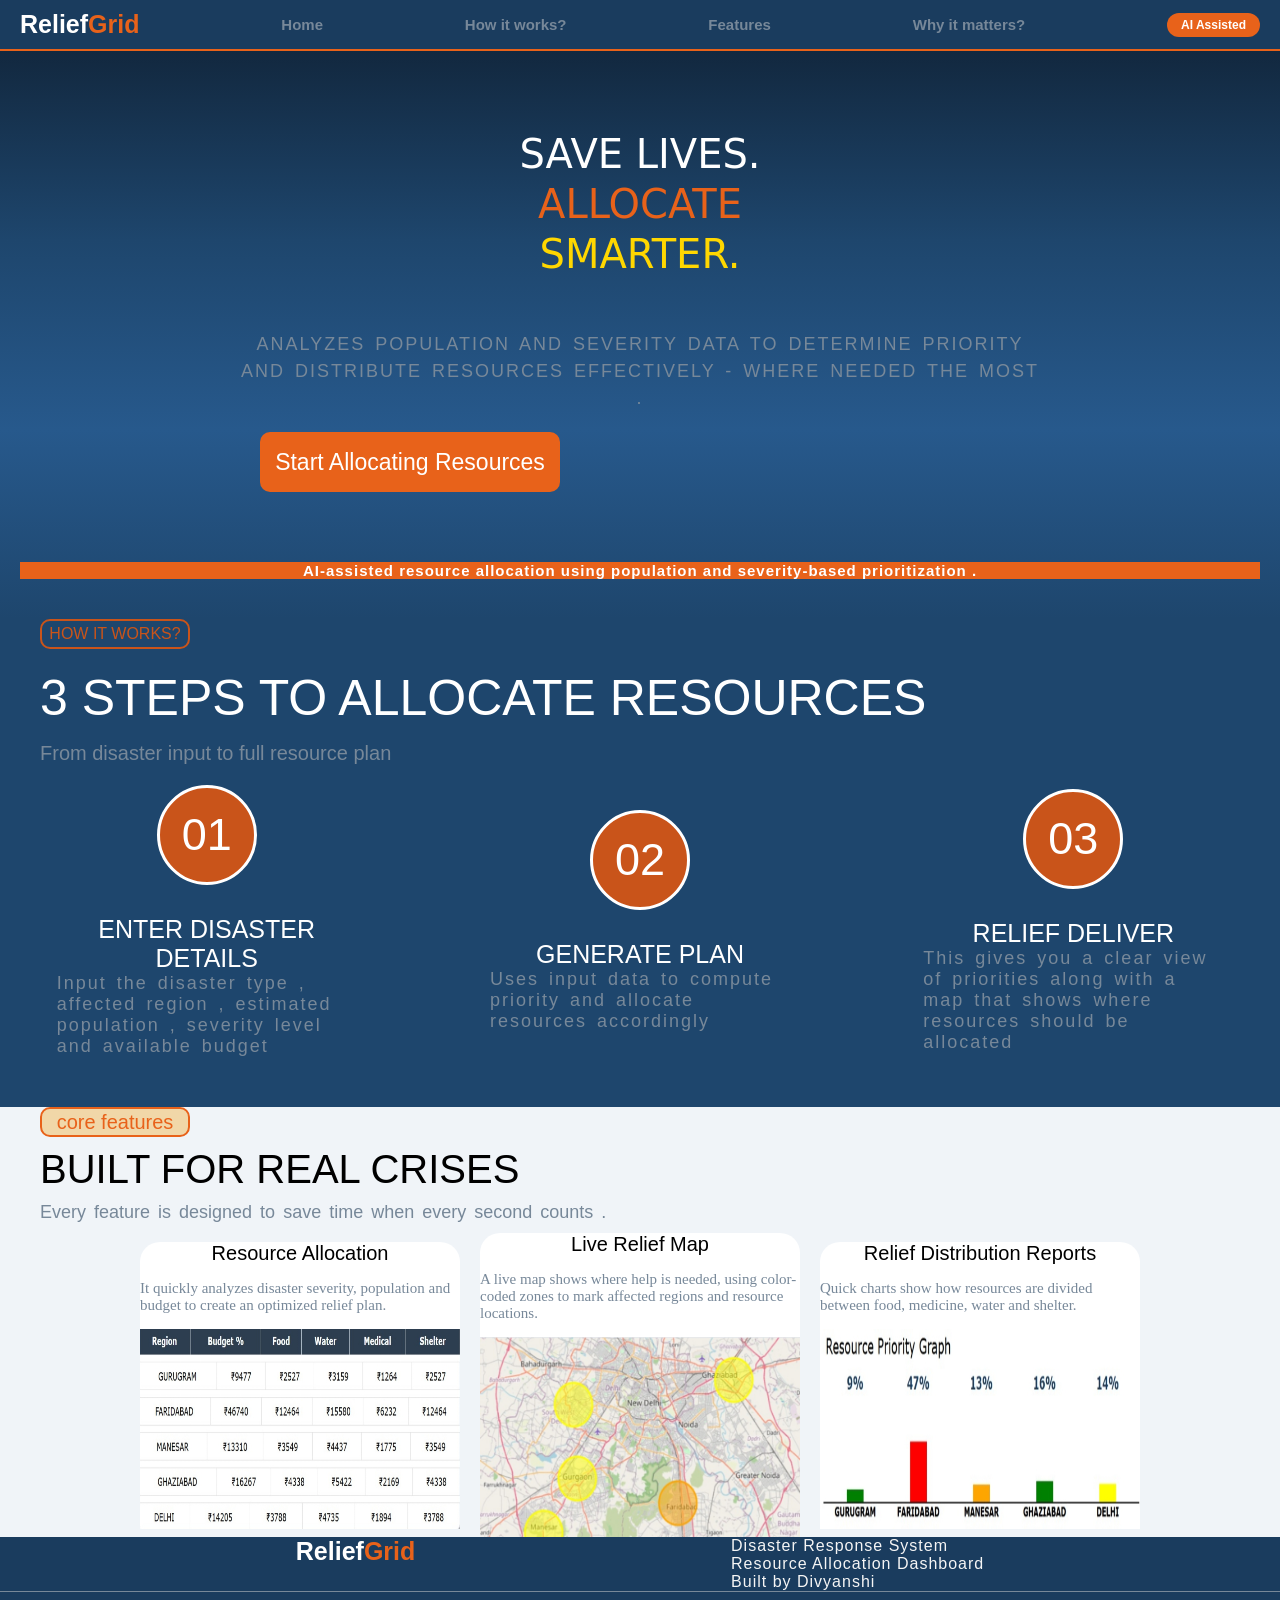
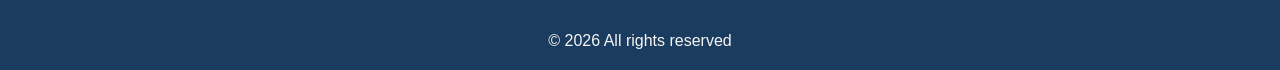
<file: index.html>
<!DOCTYPE html>
<html lang="en">
<head>
    <meta charset="UTF-8">
    <meta name="viewport" content="width=device-width, initial-scale=1.0">
    <link rel="stylesheet" href="style.css">
    <title>Smart Resource Allocation</title>
</head>
<body>
    <div class="navbar">
        <div class="logo">
            <div class="firstword">Relief</div>
            <div class="secondword">Grid</div>
        </div>
        <div class="items">
            Home
        </div>
        <div class="items">
            How it works?
        </div>
        <div class="items">
            Features
        </div>
        <div class="items">
            Why it matters?
        </div>
        <div class="badge">
            AI Assisted
        </div>
    </div>
    <div class="main">
        <div class="herosection">
            <div class="tagline">
                <div class="first" >SAVE LIVES.</div>
                <div class="second">ALLOCATE</div>
                <div class="third">SMARTER.</div>
            </div>
            <div class="content">
                Analyzes population and severity data to determine priority and distribute resources effectively - where needed the most .
            </div>
            <div class="click">
                <button><a href="input.html">Start Allocating Resources</a></button>
            </div>
        </div>
        <div class="tag">
            AI-assisted resource allocation using population and severity-based prioritization .
        </div>
    </div>

    <div class="working">
            <div class="workheading">
                How it works? 
            </div>
            <div class="stepheading">
                3  steps  to  allocate  resources
            </div>
            <div class="subheading">
                From disaster input to full resource plan
            </div>
            <div class="processbox">
                <div class="process">
                    <div class="circle">
                        01
                    </div>
                    <div class="subline">
                        enter disaster details
                    </div>
                    <div class="line">
                        Input the disaster type , affected region , estimated population , severity level and available budget
                    </div>  
                </div>
                <div class="process">
                    <div class="circle">
                        02
                    </div>
                    <div class="subline">
                         generate plan
                    </div>
                    <div class="line">
                        Uses input data to compute priority and allocate resources accordingly 
                    </div>
                </div>
                <div class="process">
                    <div class="circle">
                        03
                    </div>
                    <div class="subline">
                       relief deliver
                    </div>
                    <div class="line">
                       This gives you a clear view of priorities along with a map that shows where resources should be allocated 
                    </div> 
            </div>
    </div>
    <div class="thirdelement">
        <div class="thirdlogo">
            core features
        </div>
        <div class="thirdheading">
            built for real crises
        </div>
        <div class="thirdsubheading">
            Every feature is designed to save time when every second counts .
        </div>
        <div class="thirdbox">
            <div class="thirdmaincontent">
                Resource Allocation
                <p class="thirdline">It quickly analyzes disaster severity, population and budget to create an optimized relief plan.</p>
                <div class="imagebox"><img src="table allocation.jpeg"></div>
            </div>
            <div class="thirdmaincontent">
                Live Relief Map
                <p class="thirdline">A live map shows where help is needed, using color-coded zones to mark affected regions and resource locations.</p>
                <div class="imagebox"><img src="graph box.jpeg"></div>
            </div>
            <div class="thirdmaincontent">
                Relief Distribution Reports
                <p class="thirdline">Quick charts show how resources are divided between food, medicine, water and shelter.</p>
                <div class="imagebox"><img src="priority graph.jpeg"></div>
            </div>
        </div>
    </div>
    <footer>
        <div class="footmain">
            <div class="logo">
            <div class="firstword">Relief</div>
            <div class="secondword">Grid</div>
        </div>
        <div class="endcontent">
            <div class="endline">Disaster Response System</div>
            <div class="endline">Resource Allocation Dashboard</div>
            <div class="endline">Built by Divyanshi</div>
        </div>
        </div>
        <div class="lastline">
           © 2026 All rights reserved
        </div>
    </footer>
    

</body>
</html>
</file>
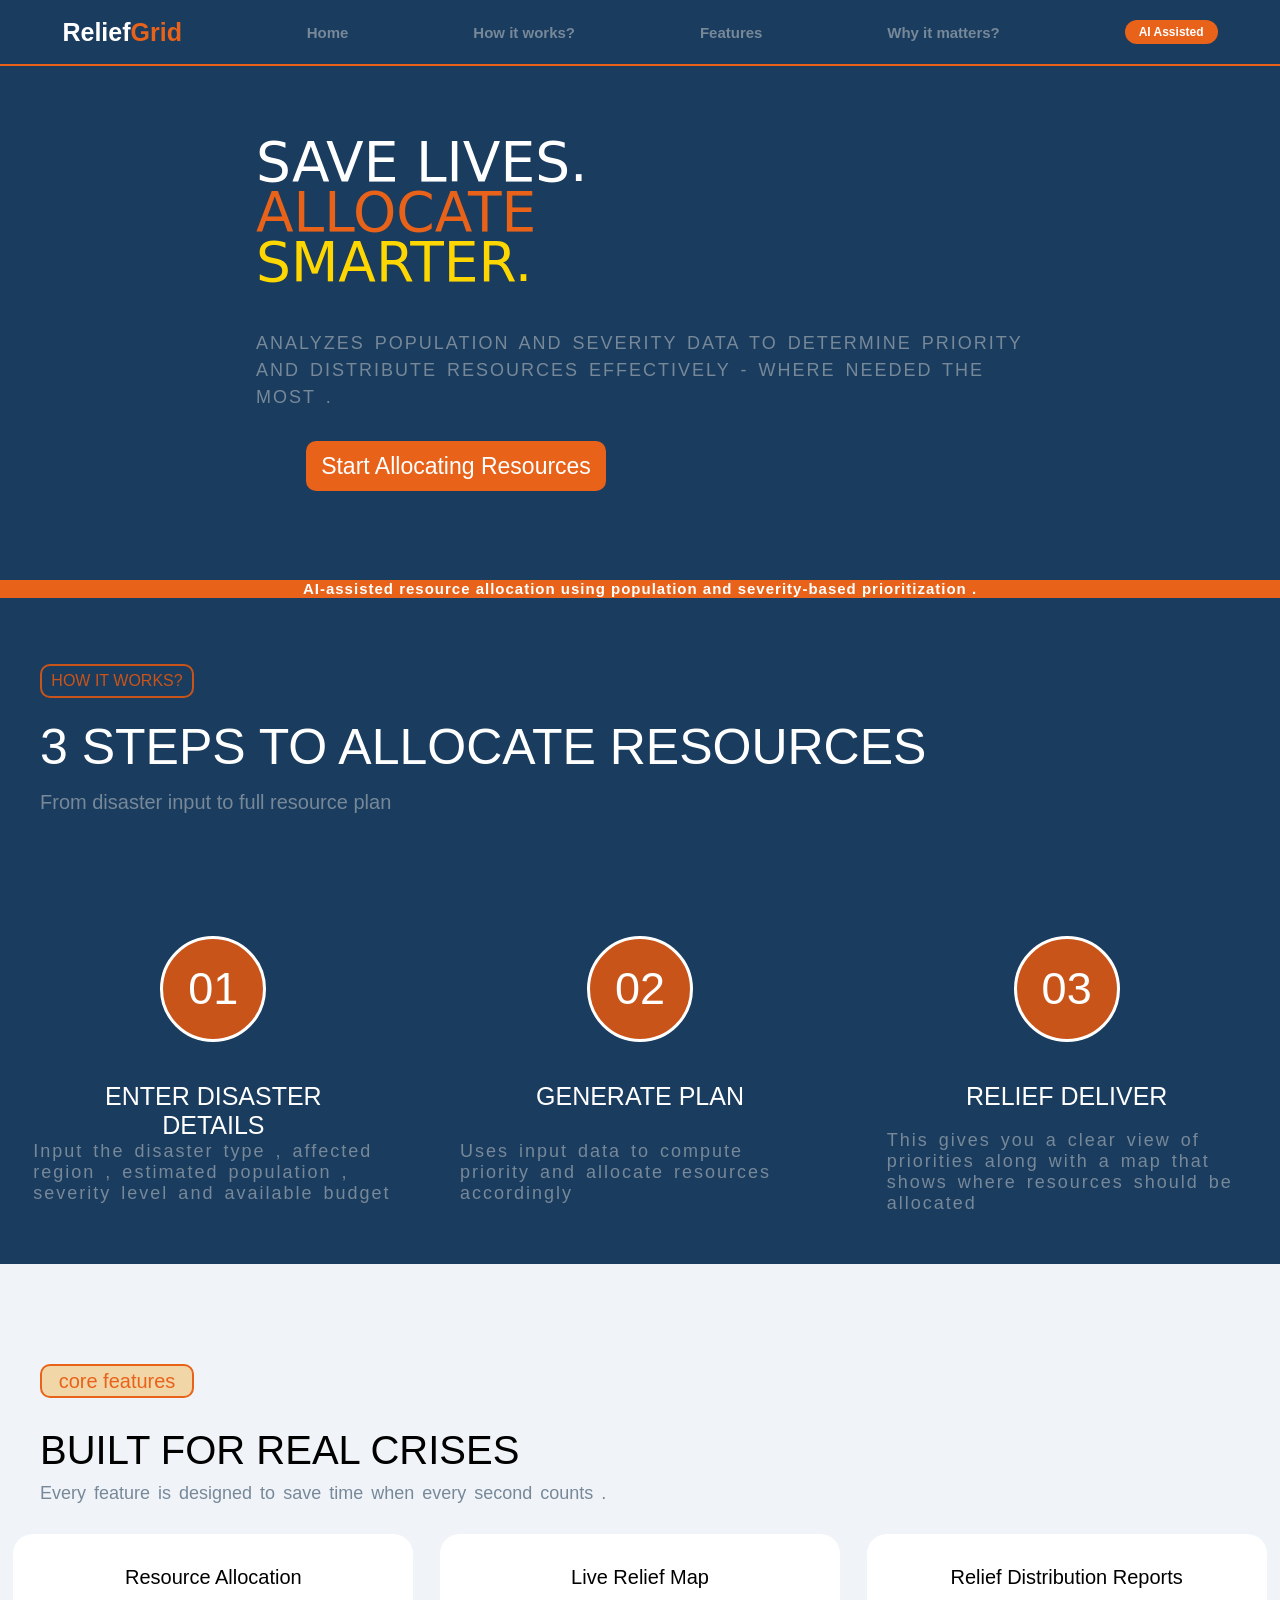
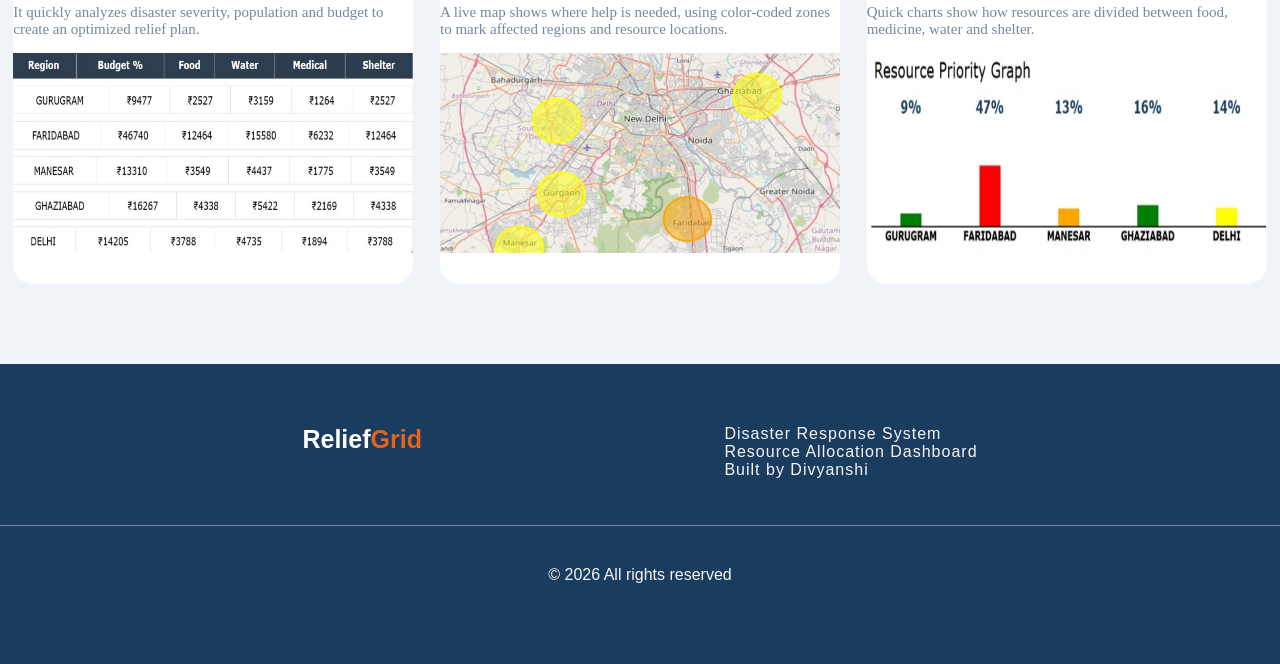
<file: 01_index.html>
<!DOCTYPE html>
<html lang="en">
<head>
    <meta charset="UTF-8">
    <meta name="viewport" content="width=device-width, initial-scale=1.0">
    <link rel="stylesheet" href="04_style.css">
    <title>Smart Resource Allocation</title>
</head>
<body>
    <div class="navbar">
        <div class="logo">
            <div class="firstword">Relief</div>
            <div class="secondword">Grid</div>
        </div>
        <div class="items">
            Home
        </div>
        <div class="items">
            How it works?
        </div>
        <div class="items">
            Features
        </div>
        <div class="items">
            Why it matters?
        </div>
        <div class="badge">
            AI Assisted
        </div>
    </div>
    <div class="main">
        <div class="herosection">
            <div class="tagline">
                <div class="first" >SAVE LIVES.</div>
                <div class="second">ALLOCATE</div>
                <div class="third">SMARTER.</div>
            </div>
            <div class="content">
                Analyzes population and severity data to determine priority and distribute resources effectively - where needed the most .
            </div>
            <div class="click">
                <button><a href="02_input.html">Start Allocating Resources</a></button>
            </div>
        </div>
        <div class="tag">
            AI-assisted resource allocation using population and severity-based prioritization .
        </div>
    </div>

    <div class="working">
            <div class="workheading">
                How it works? 
            </div>
            <div class="stepheading">
                3  steps  to  allocate  resources
            </div>
            <div class="subheading">
                From disaster input to full resource plan
            </div>
            <div class="processbox">
                <div class="process">
                    <div class="circle">
                        01
                    </div>
                    <div class="subline">
                        enter disaster details
                    </div>
                    <div class="line">
                        Input the disaster type , affected region , estimated population , severity level and available budget
                    </div>  
                </div>
                <div class="process">
                    <div class="circle">
                        02
                    </div>
                    <div class="subline">
                         generate plan
                    </div>
                    <div class="line">
                        Uses input data to compute priority and allocate resources accordingly 
                    </div>
                </div>
                <div class="process">
                    <div class="circle">
                        03
                    </div>
                    <div class="subline">
                       relief deliver
                    </div>
                    <div class="line">
                       This gives you a clear view of priorities along with a map that shows where resources should be allocated 
                    </div> 
            </div>
    </div>
    <div class="thirdelement">
        <div class="thirdlogo">
            core features
        </div>
        <div class="thirdheading">
            built for real crises
        </div>
        <div class="thirdsubheading">
            Every feature is designed to save time when every second counts .
        </div>
        <div class="thirdbox">
            <div class="thirdmaincontent">
                Resource Allocation
                <p class="thirdline">It quickly analyzes disaster severity, population and budget to create an optimized relief plan.</p>
                <div class="imagebox"><img src="table allocation.jpeg"></div>
            </div>
            <div class="thirdmaincontent">
                Live Relief Map
                <p class="thirdline">A live map shows where help is needed, using color-coded zones to mark affected regions and resource locations.</p>
                <div class="imagebox"><img src="graph box.jpeg"></div>
            </div>
            <div class="thirdmaincontent">
                Relief Distribution Reports
                <p class="thirdline">Quick charts show how resources are divided between food, medicine, water and shelter.</p>
                <div class="imagebox"><img src="priority graph.jpeg"></div>
            </div>
        </div>
    </div>
    <footer>
        <div class="footmain">
            <div class="logo">
            <div class="firstword">Relief</div>
            <div class="secondword">Grid</div>
        </div>
        <div class="endcontent">
            <div class="endline">Disaster Response System</div>
            <div class="endline">Resource Allocation Dashboard</div>
            <div class="endline">Built by Divyanshi</div>
        </div>
        </div>
        <div class="lastline">
           © 2026 All rights reserved
        </div>
    </footer>
    

</body>
</html>
</file>
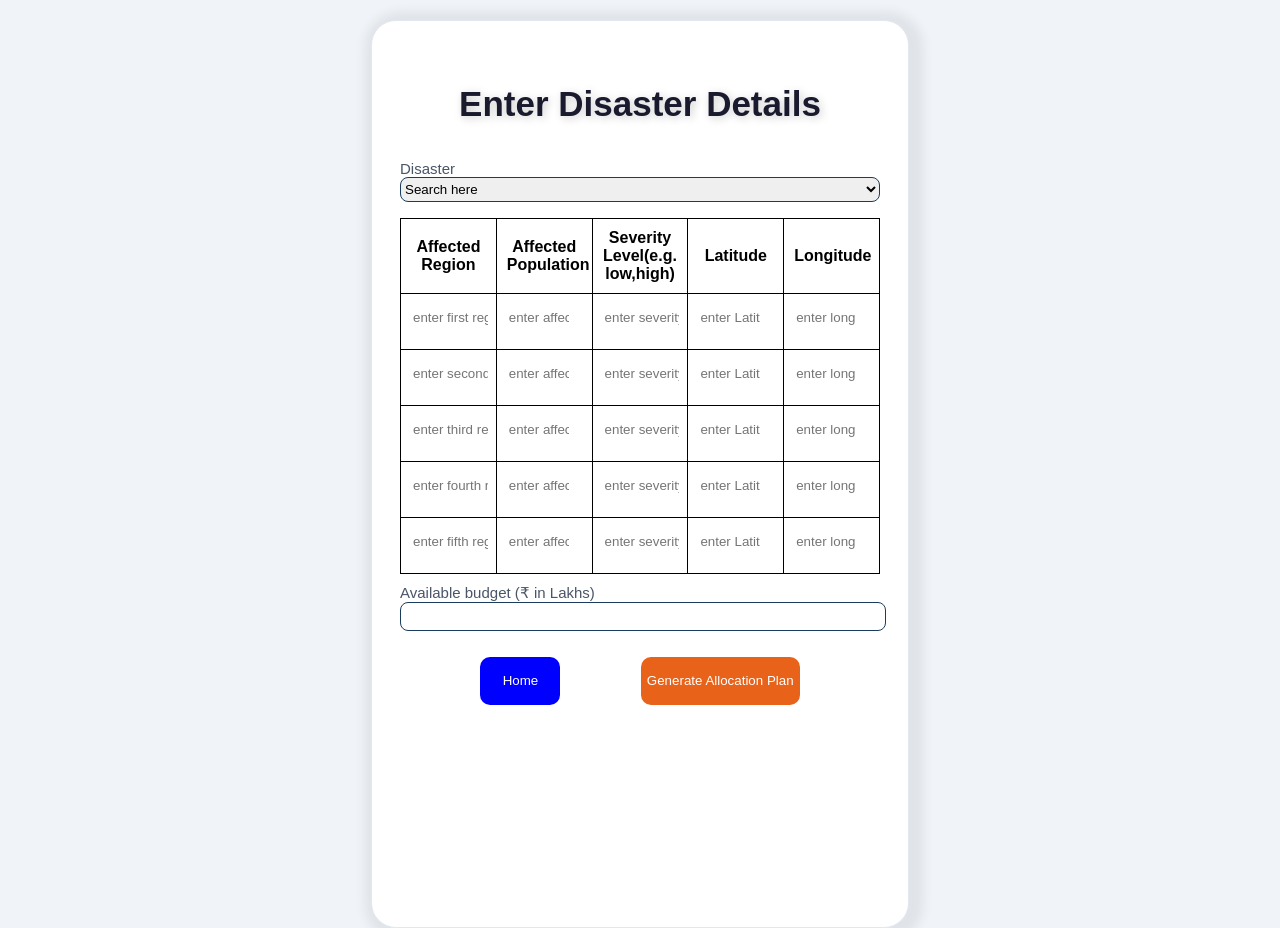
<file: 02_input.html>
<!DOCTYPE html>
<html lang="en">
<head>
    <meta charset="UTF-8">
    <meta name="viewport" content="width=device-width, initial-scale=1.0">
    <link rel="stylesheet" href="05_input.css" >
    <title>input page</title>
    
</head>
<body>
   <div class="inputpanel">
    <div class="headline">
        <h1>Enter Disaster Details</h1>
    </div>
    <div class="content">
        <label>Disaster</label>
        <select  id="disaster">
            <option value="Search here">Search here</option>
            <option value="Drought">Drought</option>
            <option value="Flood">Flood</option>
            <option value="Earthquake">Earthquake</option>
            <option value="Cyclone">Pandemic</option>
            <option value="Tsunami">War</option>
        </select>
        <table>
            <tr>
                <th>Affected Region</th>
                <th>Affected Population</th>
                <th>Severity Level(e.g. low,high)</th>
                <th>Latitude</th>
                <th>Longitude</th>
            </tr>
            <tr>
                <td><input class="style" id="region1name" type="text" placeholder="enter first region"><small id="region1nameerror" class="error"></small></td>
                <td><input class="style" id="region1pop" type="number" placeholder="enter affected population"><small id="region1poperror" class="error"></small></td>
                <td><input class="style" id="region1sev" type="text" placeholder="enter severity level"><small id="region1severror" class="error"></small></td>
                <td><input class="style" type="number" placeholder="enter Latitude" id="lat1"><small id="lat1error" class="error"></small></td>
                <td><input class="style" type="number" placeholder="enter longitude" id="lng1"><small id="lng1error" class="error"></small></td>
            </tr>
            <tr>
                <td><input class="style" id="region2name" type="text" placeholder="enter second region"><small id="region2nameerror" class="error"></small></td>
                <td><input class="style" id="region2pop" type="number" placeholder="enter affected population"><small id="region2poperror" class="error"></small></td>
                <td><input class="style" id="region2sev" type="text" placeholder="enter severity level"><small id="region2severror" class="error"></small></td>
                <td><input class="style" type="number" placeholder="enter Latitude" id="lat2"><small id="lat2error" class="error"></small></td>
                <td><input class="style" type="number" placeholder="enter longitude" id="lng2"><small id="lng2error" class="error"></small></td>
            </tr>
            <tr>
                <td><input class="style" id="region3name" type="text" placeholder="enter third region"><small id="region3nameerror" class="error"></small></td>
                <td><input class="style" id="region3pop" type="number" placeholder="enter affected population"><small id="region3poperror" class="error"></small></td>
                <td><input class="style" id="region3sev" type="text" placeholder="enter severity level"><small id="region3severror" class="error"></small></td>
                <td><input class="style" type="number" placeholder="enter Latitude" id="lat3"><small id="lat3error" class="error"></small></td>
                <td><input class="style" type="number" placeholder="enter longitude" id="lng3"><small id="lng3error" class="error"></small></td>
            </tr>
            <tr>
                <td><input class="style" id="region4name" type="text" placeholder="enter fourth region"><small id="region4nameerror" class="error"></small></td>
                <td><input class="style" id="region4pop" type="number" placeholder="enter affected population"><small id="region4poperror" class="error"></small></td>
                <td><input class="style" id="region4sev" type="text" placeholder="enter severity level"><small id="region4severror" class="error"></small></td>
                <td><input class="style" type="number" placeholder="enter Latitude" id="lat4"><small id="lat4error" class="error"></small></td>
                <td><input class="style" type="number" placeholder="enter longitude" id="lng4"><small id="lng4error" class="error"></small></td>
            </tr>
            <tr>
                <td><input class="style" id="region5name" type="text" placeholder="enter fifth region"><small id="region5nameerror" class="error"></small></td>
                <td><input class="style" id="region5pop" type="number" placeholder="enter affected population"><small id="region5poperror" class="error"></small></td>
                <td><input class="style" id="region5sev" type="text" placeholder="enter severity level"><small id="region5severror" class="error"></small></td>
                <td><input class="style" type="number" placeholder="enter Latitude" id="lat5"><small id="lat5error" class="error"></small></td>
                <td><input class="style" type="number" placeholder="enter longitude" id="lng5"><small id="lng5error" class="error"></small></td>
            </tr>
        </table>
        
        <label>Available budget (₹ in Lakhs)</label>
        <input  type="number" id="budget">

        <div class="btnbox">
            <div><button class="home-btn" onclick="goHome()">Home</button></div>
            <div><button id="submitBtn">Generate Allocation Plan</a></button></div>
        </div> 
    </div>
   </div>

   <script src="07_script.js"></script>
   
</body>
</html>
</file>
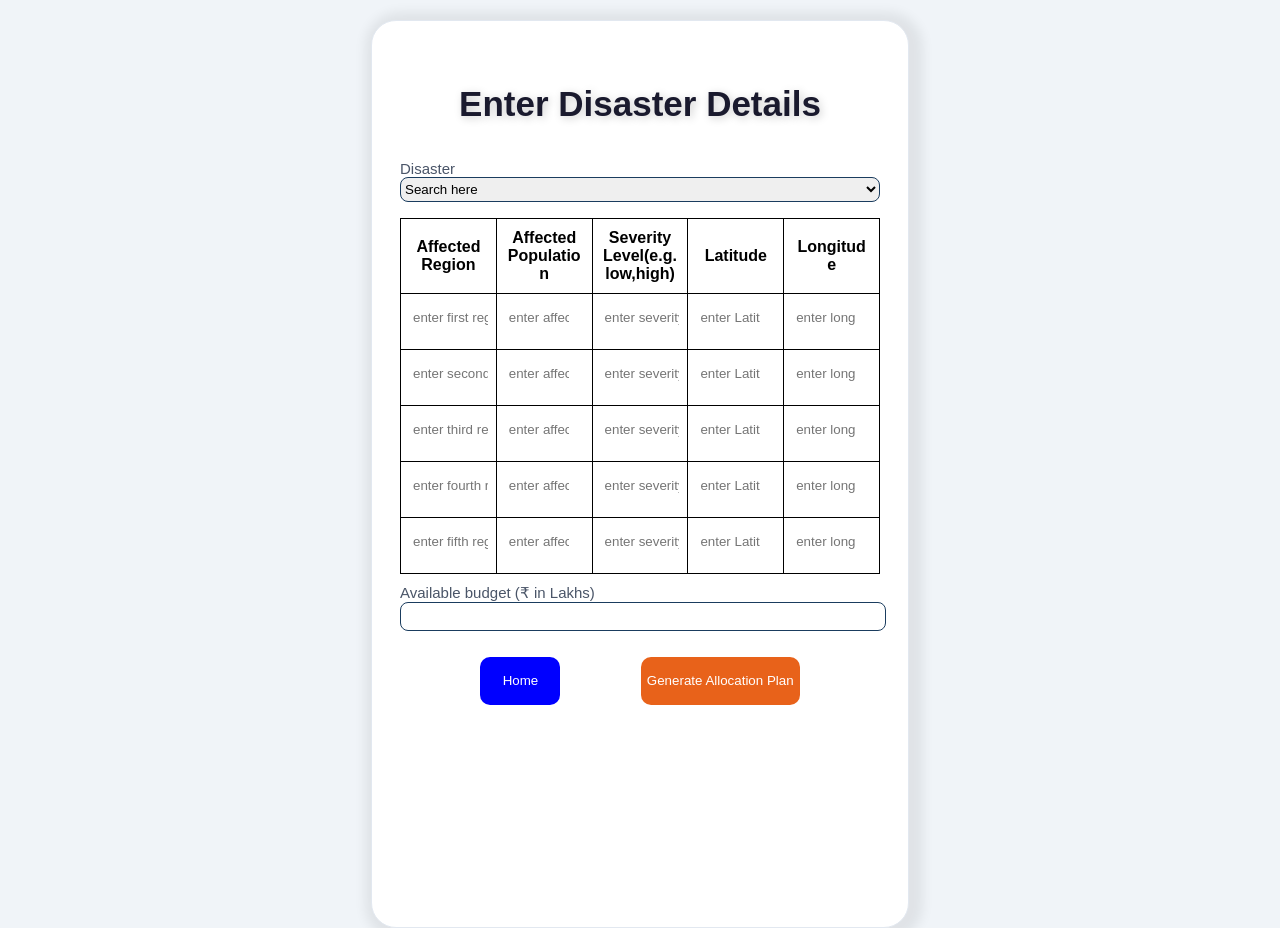
<file: input.html>
<!DOCTYPE html>
<html lang="en">
<head>
    <meta charset="UTF-8">
    <meta name="viewport" content="width=device-width, initial-scale=1.0">
    <link rel="stylesheet" href="input.css" >
    <title>input page</title>
    
</head>
<body>
   <div class="inputpanel">
    <div class="headline">
        <h1>Enter Disaster Details</h1>
    </div>
    <div class="content">
        <label>Disaster</label>
        <select  id="disaster">
            <option value="Search here">Search here</option>
            <option value="Drought">Drought</option>
            <option value="Flood">Flood</option>
            <option value="Earthquake">Earthquake</option>
            <option value="Cyclone">Pandemic</option>
            <option value="Tsunami">War</option>
        </select>
        <table>
            <tr>
                <th>Affected Region</th>
                <th>Affected Population</th>
                <th>Severity Level(e.g. low,high)</th>
                <th>Latitude</th>
                <th>Longitude</th>
            </tr>
            <tr>
                <td><input class="style" id="region1name" type="text" placeholder="enter first region"><small id="region1nameerror" class="error"></small></td>
                <td><input class="style" id="region1pop" type="number" placeholder="enter affected population"><small id="region1poperror" class="error"></small></td>
                <td><input class="style" id="region1sev" type="text" placeholder="enter severity level"><small id="region1severror" class="error"></small></td>
                <td><input class="style" type="number" placeholder="enter Latitude" id="lat1"><small id="lat1error" class="error"></small></td>
                <td><input class="style" type="number" placeholder="enter longitude" id="lng1"><small id="lng1error" class="error"></small></td>
            </tr>
            <tr>
                <td><input class="style" id="region2name" type="text" placeholder="enter second region"><small id="region2nameerror" class="error"></small></td>
                <td><input class="style" id="region2pop" type="number" placeholder="enter affected population"><small id="region2poperror" class="error"></small></td>
                <td><input class="style" id="region2sev" type="text" placeholder="enter severity level"><small id="region2severror" class="error"></small></td>
                <td><input class="style" type="number" placeholder="enter Latitude" id="lat2"><small id="lat2error" class="error"></small></td>
                <td><input class="style" type="number" placeholder="enter longitude" id="lng2"><small id="lng2error" class="error"></small></td>
            </tr>
            <tr>
                <td><input class="style" id="region3name" type="text" placeholder="enter third region"><small id="region3nameerror" class="error"></small></td>
                <td><input class="style" id="region3pop" type="number" placeholder="enter affected population"><small id="region3poperror" class="error"></small></td>
                <td><input class="style" id="region3sev" type="text" placeholder="enter severity level"><small id="region3severror" class="error"></small></td>
                <td><input class="style" type="number" placeholder="enter Latitude" id="lat3"><small id="lat3error" class="error"></small></td>
                <td><input class="style" type="number" placeholder="enter longitude" id="lng3"><small id="lng3error" class="error"></small></td>
            </tr>
            <tr>
                <td><input class="style" id="region4name" type="text" placeholder="enter fourth region"><small id="region4nameerror" class="error"></small></td>
                <td><input class="style" id="region4pop" type="number" placeholder="enter affected population"><small id="region4poperror" class="error"></small></td>
                <td><input class="style" id="region4sev" type="text" placeholder="enter severity level"><small id="region4severror" class="error"></small></td>
                <td><input class="style" type="number" placeholder="enter Latitude" id="lat4"><small id="lat4error" class="error"></small></td>
                <td><input class="style" type="number" placeholder="enter longitude" id="lng4"><small id="lng4error" class="error"></small></td>
            </tr>
            <tr>
                <td><input class="style" id="region5name" type="text" placeholder="enter fifth region"><small id="region5nameerror" class="error"></small></td>
                <td><input class="style" id="region5pop" type="number" placeholder="enter affected population"><small id="region5poperror" class="error"></small></td>
                <td><input class="style" id="region5sev" type="text" placeholder="enter severity level"><small id="region5severror" class="error"></small></td>
                <td><input class="style" type="number" placeholder="enter Latitude" id="lat5"><small id="lat5error" class="error"></small></td>
                <td><input class="style" type="number" placeholder="enter longitude" id="lng5"><small id="lng5error" class="error"></small></td>
            </tr>
        </table>
        
        <label>Available budget (₹ in Lakhs)</label>
        <input  type="number" id="budget">

        <div class="btnbox">
            <div><button class="home-btn" onclick="goHome()">Home</button></div>
            <div><button id="submitBtn">Generate Allocation Plan</a></button></div>
        </div> 
    </div>
   </div>

   <script src="script.js"></script>
   
</body>
</html>
</file>
<file: style.css>
*{
    box-sizing: border-box;
}
body{
    padding: 0;
    margin: 0;
    background-color: #f0f4f8;
    overflow-x: hidden;
    font-family: 'Franklin Gothic Medium', 'Arial Narrow', Arial, sans-serif;
}
.navbar{
    padding: 10px 20px;
    width: 100%;
    background-color: #1a3c5e;
    /* position: fixed; */
    top: 0;
    left: 0;
    display: flex;
    align-items: center;
    flex-wrap: wrap;
    justify-content: space-between;
    border-bottom: 2px solid #e8621a ;
}
.logo{
    font-size: 25px;
    font-weight: bolder;
    display: flex;
}
.firstword{
    color: white;
}
.secondword{
    color: #e8621a;
}
.title{
    font-size: 30px;
    color: white;
    width: 30%;
}
.items{
    color: lightslategrey;
    font-size: 15px;
    font-weight: 600;
}
.items:hover{
    color: white;
}
.badge{
    background-color:#e8621a;
    border-radius: 20px;
    font-size: 12px;
    font-weight: 600;
    color: white;
    padding:5px 14px;
}
.click{
    height: 100px;
    display: flex;
    flex-direction: row;
    margin-left: none;
}
.tag{
    width: 100%;
    background-color: #e8621a;
    bottom: 0;
    color: white;
    font-size: 15px;
    font-weight: bold;
    text-align: center;
    margin-top: 50px;
    letter-spacing: 1px;
}
button{
    border-radius: 10px;
    background-color: #e8621a;
    width: 100%;
    max-width: 300px;
    border: none;
    margin: 20px ;
    display: block;
}
button a{
    color: white;
    font-size: 23px;
    text-decoration: none;
}
button:hover{
    background-color: #c9541a;}
.main{
    padding: 80px 20px 40px;
    background-color: #1a3c5e;
    display: flex;
    flex-direction: column;
    align-items: center;
    justify-content: center;
    background:linear-gradient(#12283f,#1e466d,#27598c,#1e466d);
}
.first{
    color: white;
}.second{
    color: #e8621a;
}
.third{
    color: gold;
}
.herosection{
    width: 100%;
    max-width:800px;
    text-align: center;
}
.first, .second , .third{
    height: 50px;
}
.tagline{
    font-family:system-ui, -apple-system, BlinkMacSystemFont, 'Segoe UI', Roboto, Oxygen, Ubuntu, Cantarell, 'Open Sans', 'Helvetica Neue', sans-serif;
    font-size: 40px;
    height: 200px;
    display: block;
    margin-bottom: none;
}
.content{
    color: lightslategray;
    text-transform: uppercase;
    line-height: 1.5;
    white-space: wrap;
    font-size: 18px;
    word-spacing: 3px;
    letter-spacing: 2px;
}

.working{
    background-color: #1e466d;
    height: auto;
    width: 100%;
}
.workheading{
    border: 2px solid #c9541a;
    border-radius: 10px;
    color: #c9541a;
    text-transform: uppercase;
    height: 30px;
    width: 150px;
    display: flex;
    align-items: center;
    justify-content: center;
    margin-left: 40px;
}
.stepheading{
    font-size: 50px;
    color: white;
    margin-left: 40px;
    text-transform: uppercase;
    margin-top: 20px;
}
.subheading{
    font-size: 20px;
    color: lightslategray;
    margin-top: 15px;
    margin-left: 40px;
}
.circle{
    height: 100px;
    width: 100px;
    background-color: #c9541a;
    color: white;
    font-size: 45px;
    border-radius: 50%;
    border: 3px solid white;
    display: flex;
    align-items: center;
    justify-content: center; 
    margin:20px 0;
}
.subline{
    font-size: 25px;
    color: white;
    text-transform: uppercase;
    margin-top: 10px;
    text-align: center;
}
.line{
    height: auto;
    display: flex;
    align-items: center;
    justify-content: center;
    font-size: 18px;
    color: lightslategrey;
    word-spacing: 3px;
    letter-spacing: 2px;
}
.processbox{
    display: flex;
    flex-wrap: wrap;
    align-items: center;
    justify-content: space-around;
    gap: 20px;
}
@media(max-width:768px){
    .stepheading{
        font-size: 20px;
    }
    .processbox{
        max-height: fit-content;
        flex-direction: column;
        align-items: center;
    }
    .process{
        max-height: fit-content;
    }
    .circle{
        max-height: max-content;
        max-width: max-content;
    }
    .subline{
        font-size: 28px;
    }
    .line{
        font-size: 14px;
    }
    .working{
        height: fit-content;
    }
    .thirdbox{
        height: fit-content;
        flex-direction: column;
        align-items: center;
    }
    .thirdelement{
        max-height: fit-content;
    }
    .thirdmaincontent{
        max-height: fit-content;
    }
    .thirdheading{
        font-size: 24px;
    }
    .thirdsubheading{
        font-size: 14px;
    }
    .footmain{
        flex-direction: column;
        align-items: center;
    }
    .navbar{
        flex-direction: row;
        align-items: center;
    }
    .items{
        display: block;
    }
    .tagline{
        font-size: 28px;
    }
    .content{
        font-size: 14px;
        padding: 10px;
    }
    .subheading{
        font-size: 14px;
    }
    .main{
        height: fit-content;
        flex-direction: column;
        text-align: center;
    }
    .tag{
        margin-bottom: 40px;
    }
    .imagebox{
        width: 100%;
        max-width: 350px;
    }
    .imagebox img{
        width: 100%;
        height: auto;
        display: block;
    }
}
.process{
    width: 100%;
    display: flex;
    flex: 1 1 250px;
    flex-direction: column;
    align-items: center;
    justify-content: center;
    max-width: 300px;
    margin-top: 0;
}
.thirdelement{
    height: fit-content;
    width: 100%;
    background-color: #f0f4f8;
}
.thirdlogo{
    margin-top: 50px;
    color: #e8621a;
    border-radius: 10px;
    border:2px solid #e8621a;
    height: 30px;
    width: 150px;
    display: flex;
    align-items: center;
    justify-content: center;
    margin-left: 40px;
    font-size: 20px;
    background-color: rgb(241, 215, 168);
}
.thirdheading{
    color: black;
    font-size: 40px;
    text-transform: uppercase;
    margin-left: 40px;
    margin-top: 10px;
}
.thirdsubheading{
    color: lightslategrey;
    font-size: 18px;
    margin-left: 40px;
    margin-top: 10px;
    word-spacing: 3px;
}
.thirdbox{
    display: flex;
    flex-wrap: wrap;
    align-items: center;
    justify-content: center;
    gap: 20px;
}
.thirdmaincontent{
    max-width: 320px;
    flex: 1 1 250px;
    background-color: white;
    border-radius: 20px;
    margin-top: 10px;
    font-size: 20px;
    color: black;
    display:flex;
    flex-direction: column;
    align-items: center;
    justify-content: center;
}

.thirdline{
    font-size: 15px;
    color: lightslategrey;
    font-family:Georgia, 'Times New Roman', Times, serif
}
.imagebox{
    width: 100%;
    max-width: 350px;
    height: 200px;
    overflow: hidden;
}
.imagebox img{
    height: 100%;
    width: 100%;
    /* display: block; */
    background-size:cover;
}
footer{
    width:100%;
    background-color: #1a3c5e;
    display: flex;
    flex-direction: column;
    align-items: center;
    justify-content: center;
    color:whitesmoke;
}
.footmain{
    width: 100%;
    margin-bottom: 40px;
    display: flex;
    flex-wrap: wrap;
    gap: 20px;
    align-self: center;
    justify-content: space-evenly;
    border-bottom: 1px solid lightslategrey;
}
.endline{
    letter-spacing: 1px;
}
.lastline{
    margin-bottom: 20px;
    display: flex;
    align-items: center;
    justify-content: center;
}
</file>
<file: 04_style.css>
body{
    padding: 0;
    margin: 0;
    background-color: #f0f4f8;
    font-family: 'Franklin Gothic Medium', 'Arial Narrow', Arial, sans-serif;
}
.navbar{
    height: 64px;
    width: 100%;
    background-color: #1a3c5e;
    position: fixed;
    top: 0;
    left: 0;
    display: flex;
    align-items: center;
    justify-content: space-around;
    border-bottom: 2px solid #e8621a ;
}
.logo{
    font-size: 25px;
    font-weight: bolder;
    display: flex;
}
.firstword{
    color: white;
}
.secondword{
    color: #e8621a;
}
.title{
    font-size: 30px;
    color: white;
    width: 30%;
}
.items{
    color: lightslategrey;
    font-size: 15px;
    font-weight: 600;
}
.items:hover{
    color: white;
}
.badge{
    background-color:#e8621a;
    border-radius: 20px;
    font-size: 12px;
    font-weight: 600;
    color: white;
    padding:5px 14px;
}
.click{
    height: 100px;
    display: flex;
    flex-direction: row;
    margin-left: none;
}
.tag{
    height: 18px;
    width: 100%;
    background-color: #e8621a;
    bottom: 0;
    color: white;
    font-size: 15px;
    font-weight: bold;
    text-align: center;
    margin-top: 50px;
    letter-spacing: 1px;
}
button{
    border-radius: 10px;
    background-color: #e8621a;
    height: 50px;
    width: 300px;
    border: none;
    margin: 140px 50px ;
    margin-top: 30px;
}
button a{
    color: white;
    font-size: 23px;
    text-decoration: none;
}
button:hover{
    background-color: #c9541a;}
.main{
    height: 600px;
    width: 100%;
    background-color: #1a3c5e;
    display: flex;
    flex-direction: column;
    align-items: center;
    justify-content: center;
    margin-top: 64px;
}
.first{
    color: white;
}.second{
    color: #e8621a;
}
.third{
    color: gold;
}
.herosection{
    height: 400px;
    width: 60%;
    background-color:linear-gradient(#12283f,#1e466d,#27598c);
}
.first, .second , .third{
    height: 50px;
}
.tagline{
    font-family:system-ui, -apple-system, BlinkMacSystemFont, 'Segoe UI', Roboto, Oxygen, Ubuntu, Cantarell, 'Open Sans', 'Helvetica Neue', sans-serif;
    font-size: 55px;
    height: 200px;
    display: block;
    margin-bottom: none;
}
.content{
    color: lightslategray;
    text-transform: uppercase;
    line-height: 1.5;
    white-space: wrap;
    font-size: 18px;
    word-spacing: 3px;
    letter-spacing: 2px;
}

.working{
    background-color: #1a3c5e;
    height: 600px;
    width: 100%;
}
.workheading{
    border: 2px solid #c9541a;
    border-radius: 10px;
    color: #c9541a;
    text-transform: uppercase;
    height: 30px;
    width: 150px;
    display: flex;
    align-items: center;
    justify-content: center;
    margin-left: 40px;
}
.stepheading{
    font-size: 50px;
    color: white;
    margin-left: 40px;
    text-transform: uppercase;
    margin-top: 20px;
}
.subheading{
    font-size: 20px;
    color: lightslategray;
    margin-top: 15px;
    margin-left: 40px;
}
.circle{
    height: 100px;
    width: 100px;
    background-color: #c9541a;
    color: white;
    font-size: 45px;
    border-radius: 50%;
    border: 3px solid white;
    display: flex;
    align-items: center;
    justify-content: center; 
    margin-top: 30px;
    margin-bottom: 30px;
    margin-left: none;
}
.subline{
    height: 40px;
    width: 300px;
    font-size: 25px;
    color: white;
    text-transform: uppercase;
    margin-top: 10px;
    text-align: center;
}
.line{
    display: flex;
    align-items: center;
    justify-content: center;
    height: 100px;
    width: 25
    0px;
    font-size: 18px;
    color: lightslategrey;
    word-spacing: 3px;
    letter-spacing: 2px;
}
.processbox{
    display: flex;
    align-items: center;
    justify-content: space-around;
    height: 500px;
}
.process{
    display: flex;
    flex-direction: column;
    align-items: center;
    justify-content: center;
    height: 350px;
    width: 360px;
    margin-top: none;
}
.thirdelement{
    height: 600px;
    width: 100%;
    background-color: #f0f4f8;
}
.thirdlogo{
    margin-top: 50px;
    color: #e8621a;
    border-radius: 10px;
    border:2px solid #e8621a;
    height: 30px;
    width: 150px;
    display: flex;
    align-items: center;
    justify-content: center;
    margin-left: 40px;
    font-size: 20px;
    background-color: rgb(241, 215, 168);
}
.thirdheading{
    color: black;
    font-size: 40px;
    text-transform: uppercase;
    margin-left: 40px;
    margin-top: 30px;
}
.thirdsubheading{
    color: lightslategrey;
    font-size: 18px;
    margin-left: 40px;
    margin-top: 10px;
    word-spacing: 3px;
}
.thirdbox{
    height: 400px;
    width: 100%;
    display: flex;
    align-items: center;
    justify-content: space-around;
}
.thirdmaincontent{
    height: 350px;
    width: 400px;
    background-color: white;
    border-radius: 20px;
    margin-top: 10px;
    font-size: 20px;
    color: black;
    display:flex;
    flex-direction: column;
    align-items: center;
    justify-content: center;
}
.thirdline{
    font-size: 15px;
    color: lightslategrey;
    font-family:Georgia, 'Times New Roman', Times, serif
}
.imagebox{
    width: 400px;
    height: 200px;
    overflow: hidden;
}
.imagebox img{
    height: 100%;
    width: 100%;
    background-size:cover;
}
footer{
    height:300px;
    width:100%;
    background-color: #1a3c5e;
    display: flex;
    flex-direction: column;
    align-items: center;
    justify-content: center;
    color:whitesmoke;
}
.footmain{
    height: 100px;
    width: 100%;
    margin-bottom: 40px;
    display: flex;
    align-self: center;
    justify-content: space-evenly;
    border-bottom: 1px solid lightslategrey;
}
.endline{
    letter-spacing: 1px;
}
.lastline{
    margin-bottom: 20px;
    display: flex;
    align-items: center;
    justify-content: center;
}
</file>
<file: 05_input.css>
body{
            margin: 0;
            padding: 0;
            font-family: 'Franklin Gothic Medium', 'Arial Narrow', Arial, sans-serif;
            display: flex;
            align-items: center;
            justify-content: center;
            background-color: #f0f4f8;
        }
        .inputpanel{
            height: 850px;
            width: 480px;
            background-color: #ffffff;
            border-radius: 25px;
            padding: 28px;
            border: 1px solid #e2e8f0;
            box-shadow: 4px 2px 12px 10px rgba(0,0,0,0.07);
            margin-top: 20px;
        }
        h1{
            font-size: 35px;
            font-weight:600 ;
            color: #1a1a2e;
            text-shadow:2px 2px 8px #ccc;
            padding: 12px;
            text-align: center;
        }
        .content{
            display: flex;
            flex-direction: column;
        }
        input , select{
           width: 100%; ; 
           height: 25px;
           margin-bottom: 6px;
           border: 1px solid #1a3c5e;
           border-radius: 8px;
           
        }
        label{
            color: #4a5568;
            font-size: 15px;
            animation: move ;
        }
        .error{
            color: red;
            font-size: 11px;
            display: block;
            margin-top: 2px;
        }
        button {
            color: white;
            width: 100%;
            height: 48px;
            background-color: #e8621a;
            border: none;
            border-radius: 10px;
            margin-top: 20px;
            cursor: pointer;
            transition: 0.4s;
        }
        .home-btn{
            height: 48px;
            width: 80px;
            color: white;
            background-color: blue;
            border-radius: 10px;border: none;
        }
        button a{
            color: white;
            font-size: 15px;
            font-weight: 600;
            text-decoration: none;
        }
        button:hover{
            background-color: #c9541a;
        }
        .btnbox{
            display: flex;
            align-items: center;
            justify-content: space-evenly;
        }
        table{
            border-collapse: collapse;
            width: 100%;
            margin: 10px 0px;
            table-layout: fixed;
        }
        th ,td{
            border: 1px solid black;
            padding: 10px;
            text-align: center;
        }
        .style{
            background-color: white;
            outline: none;
            border: none;
        }
        td:nth-child(2){
            width: 30%;
        }
        .style select {
            width: 200px;
            padding: 10px;
            font-size: 16px;
            box-sizing: border-box;
            height: 40px;
            background-color: #c9541a;
        }
</file>
<file: input.css>
body{
            margin: 0;
            padding: 0;
            font-family: 'Franklin Gothic Medium', 'Arial Narrow', Arial, sans-serif;
            display: flex;
            align-items: center;
            justify-content: center;
            background-color: #f0f4f8;
        }
        .inputpanel{
            height: 850px;
            width: 480px;
            background-color: #ffffff;
            border-radius: 25px;
            padding: 28px;
            border: 1px solid #e2e8f0;
            box-shadow: 4px 2px 12px 10px rgba(0,0,0,0.07);
            margin-top: 20px;
        }
        h1{
            font-size: 35px;
            font-weight:600 ;
            color: #1a1a2e;
            text-shadow:2px 2px 8px #ccc;
            padding: 12px;
            text-align: center;
        }
        .content{
            display: flex;
            flex-direction: column;
        }
        input , select{
           width: 100%; ; 
           height: 25px;
           margin-bottom: 6px;
           border: 1px solid #1a3c5e;
           border-radius: 8px;
           
        }
        label{
            color: #4a5568;
            font-size: 15px;
            animation: move ;
        }
        .error{
            color: red;
            font-size: 11px;
            display: block;
            margin-top: 2px;
        }
        button {
            color: white;
            width: 100%;
            height: 48px;
            background-color: #e8621a;
            border: none;
            border-radius: 10px;
            margin-top: 20px;
            cursor: pointer;
            transition: 0.4s;
        }
        .home-btn{
            height: 48px;
            width: 80px;
            color: white;
            background-color: blue;
            border-radius: 10px;border: none;
        }
        button a{
            color: white;
            font-size: 15px;
            font-weight: 600;
            text-decoration: none;
        }
        button:hover{
            background-color: #c9541a;
        }
        .btnbox{
            display: flex;
            align-items: center;
            justify-content: space-evenly;
        }
        table{
            border-collapse: collapse;
            width: 100%;
            margin: 10px 0px;
            table-layout: fixed;
        }
        th ,td{
            border: 1px solid black;
            padding: 10px;
            text-align: center;
             word-break:break-word;
            white-space:normal;
        }
        .style{
            background-color: white;
            outline: none;
            border: none;
        }
        td:nth-child(2){
            width: 30%;
        }
        .style select {
            width: 200px;
            padding: 10px;
            font-size: 16px;
            box-sizing: border-box;
            height: 40px;
            background-color: #c9541a;
        }
@media(max-width:768px){
            th,td{
            font-size:12px;
            padding:6px;
            }}
</file>
